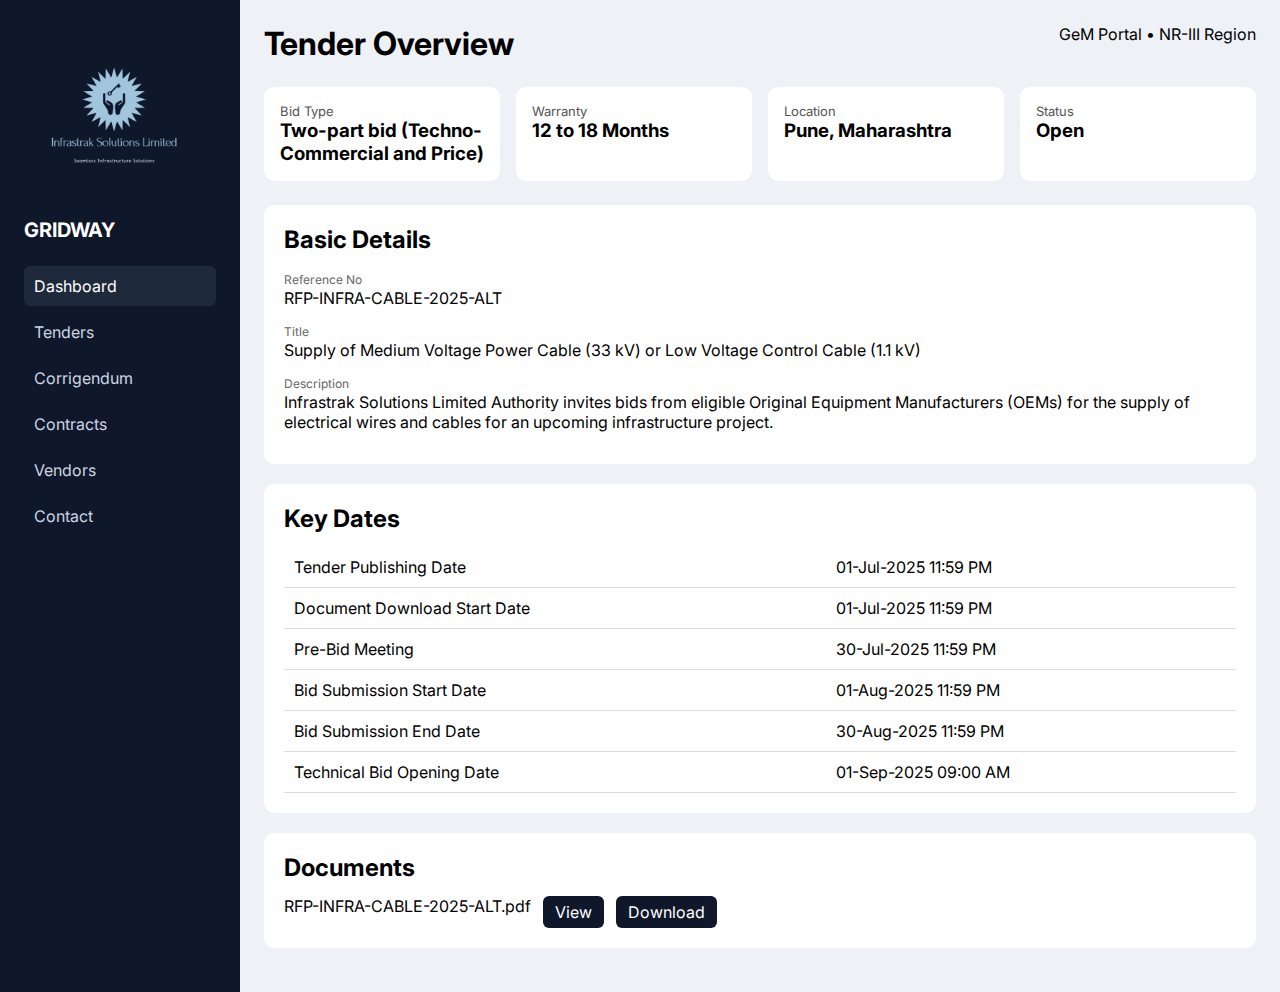
<file: data/rfp/webpage_2/index.html>
<!DOCTYPE html>
<html lang="en">
<head>
  <meta charset="UTF-8">
  <title>Gridway Power | Tender Portal</title>
  <meta name="viewport" content="width=device-width, initial-scale=1.0">

  <link href="https://fonts.googleapis.com/css2?family=Inter:wght@400;600;700&display=swap" rel="stylesheet">
  <link rel="stylesheet" href="style.css">
</head>

<body>

<div class="layout">

  <!-- ===== SIDEBAR ===== -->
  <aside class="sidebar">
    <img src="logo.png" class="logo" alt="Logo">

    <h2>GRIDWAY</h2>

    <nav>
      <a class="active">Dashboard</a>
      <a>Tenders</a>
      <a>Corrigendum</a>
      <a>Contracts</a>
      <a>Vendors</a>
      <a>Contact</a>
    </nav>
  </aside>

  <!-- ===== MAIN CONTENT ===== -->
  <main class="main">

    <header class="topbar">
      <h1>Tender Overview</h1>
      <span>GeM Portal • NR-III Region</span>
    </header>

    <!-- SUMMARY STRIP -->
    <section class="summary">
      <div><p>Bid Type</p><h3>Two-part bid (Techno-Commercial and Price)</h3></div>
      <div><p>Warranty</p><h3> 12 to 18 Months </h3></div>
      <div><p>Location</p><h3> Pune, Maharashtra
</h3></div>
      <div><p>Status</p><h3>Open</h3></div>
    </section>

    <!-- DETAILS -->
    <section class="panel">
      <h2>Basic Details</h2>

      <div class="rows">
        <div><span>Reference No</span><p> RFP-INFRA-CABLE-2025-ALT</p></div>
        <div><span>Title</span><p>Supply of Medium Voltage Power Cable (33 kV) or Low Voltage Control Cable (1.1 kV)</p></div>
        <div><span>Description</span><p>Infrastrak Solutions Limited Authority invites bids from eligible Original Equipment
Manufacturers (OEMs) for the supply of electrical wires and cables for an upcoming
infrastructure project.
        </p></div>
      </div>
    </section>

    <!-- DATES -->
    <section class="panel">
      <h2>Key Dates</h2>

      <table>
       
        <tr>
    <td>Tender Publishing Date</td>
    <td>01-Jul-2025 11:59 PM</td>
  </tr>
  <tr>
    <td>Document Download Start Date</td>
    <td>01-Jul-2025 11:59 PM</td>
  </tr>
  <tr>
    <td>Pre-Bid Meeting</td>
    <td>30-Jul-2025 11:59 PM</td>
  </tr>
  <tr>
    <td>Bid Submission Start Date</td>
    <td>01-Aug-2025 11:59 PM</td>
  </tr>
  <tr>
    <td>Bid Submission End Date</td>
    <td>30-Aug-2025 11:59 PM</td>
  </tr>
  <tr>
    <td>Technical Bid Opening Date</td>
    <td>01-Sep-2025 09:00 AM</td>
  </tr>
      </table>
    </section>

    <!-- DOCUMENTS -->
    <section class="panel">
      <h2>Documents</h2>

      <div class="file">
        <span>RFP-INFRA-CABLE-2025-ALT.pdf</span>
        <a href="documents\RFP_2.pdf" target="_blank">View</a>
        <a href="documents\RFP_2.pdf" download>Download</a>
      </div>
    </section>

  </main>
  

</div>

</body>
</html>
</file>
<file: data/rfp/webpage_2/style.css>
* {
  margin: 0;
  padding: 0;
  box-sizing: border-box;
}

body {
  font-family: 'Inter', sans-serif;
  background: #eef1f6;
}

/* ===== LAYOUT ===== */
.layout {
  display: flex;
  min-height: 100vh;
}

/* ===== SIDEBAR ===== */
.sidebar {
  width: 240px;
  background: #0f172a;
  color: #fff;
  padding: 24px;
}

.sidebar .logo {
  width: 180px;
  margin-bottom: 10px;
}

.sidebar h2 {
  margin-bottom: 24px;
  font-size: 20px;
}

.sidebar nav a {
  display: block;
  padding: 10px;
  color: #cbd5e1;
  text-decoration: none;
  margin-bottom: 6px;
  border-radius: 6px;
}

.sidebar nav a:hover,
.sidebar nav .active {
  background: #1e293b;
  color: #fff;
}

/* ===== MAIN ===== */
.main {
  flex: 1;
  padding: 24px;
}

/* ===== TOPBAR ===== */
.topbar {
  display: flex;
  justify-content: space-between;
  margin-bottom: 24px;
}

/* ===== SUMMARY ===== */
.summary {
  display: grid;
  grid-template-columns: repeat(auto-fit, minmax(160px, 1fr));
  gap: 16px;
  margin-bottom: 24px;
}

.summary div {
  background: #fff;
  padding: 16px;
  border-radius: 10px;
}

.summary p {
  font-size: 13px;
  color: #555;
}

/* ===== PANELS ===== */
.panel {
  background: #fff;
  border-radius: 10px;
  padding: 20px;
  margin-bottom: 20px;
}

.panel h2 {
  margin-bottom: 14px;
}

.rows div {
  margin-bottom: 12px;
}

.rows span {
  font-size: 12px;
  color: #666;
}

/* ===== TABLE ===== */
table {
  width: 100%;
  border-collapse: collapse;
}

td {
  padding: 10px;
  border-bottom: 1px solid #ddd;
}

/* ===== FILE ===== */
.file {
  display: flex;
  gap: 12px;
}

.file a {
  background: #0f172a;
  color: #fff;
  padding: 6px 12px;
  text-decoration: none;
  border-radius: 6px;
}

/* ===== RESPONSIVE ===== */
@media (max-width: 900px) {
  .sidebar {
    display: none;
  }
}
</file>
